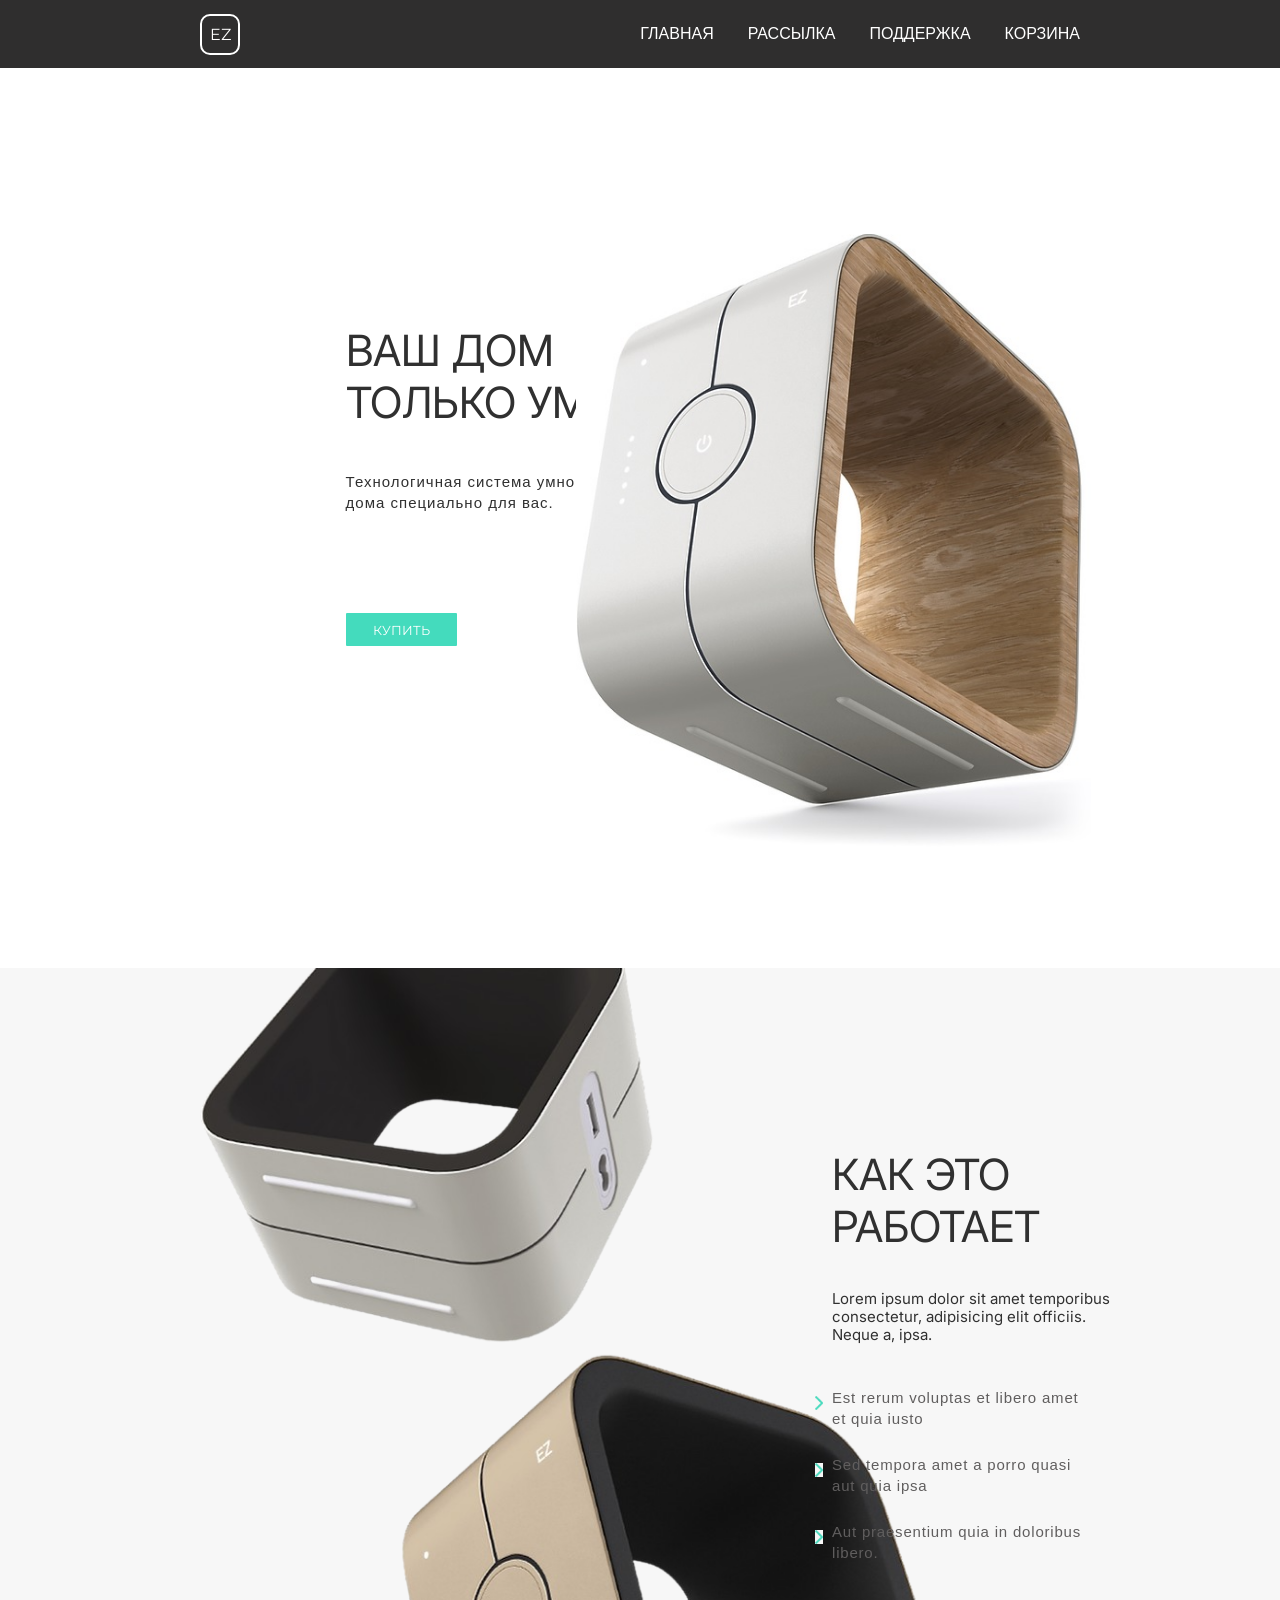
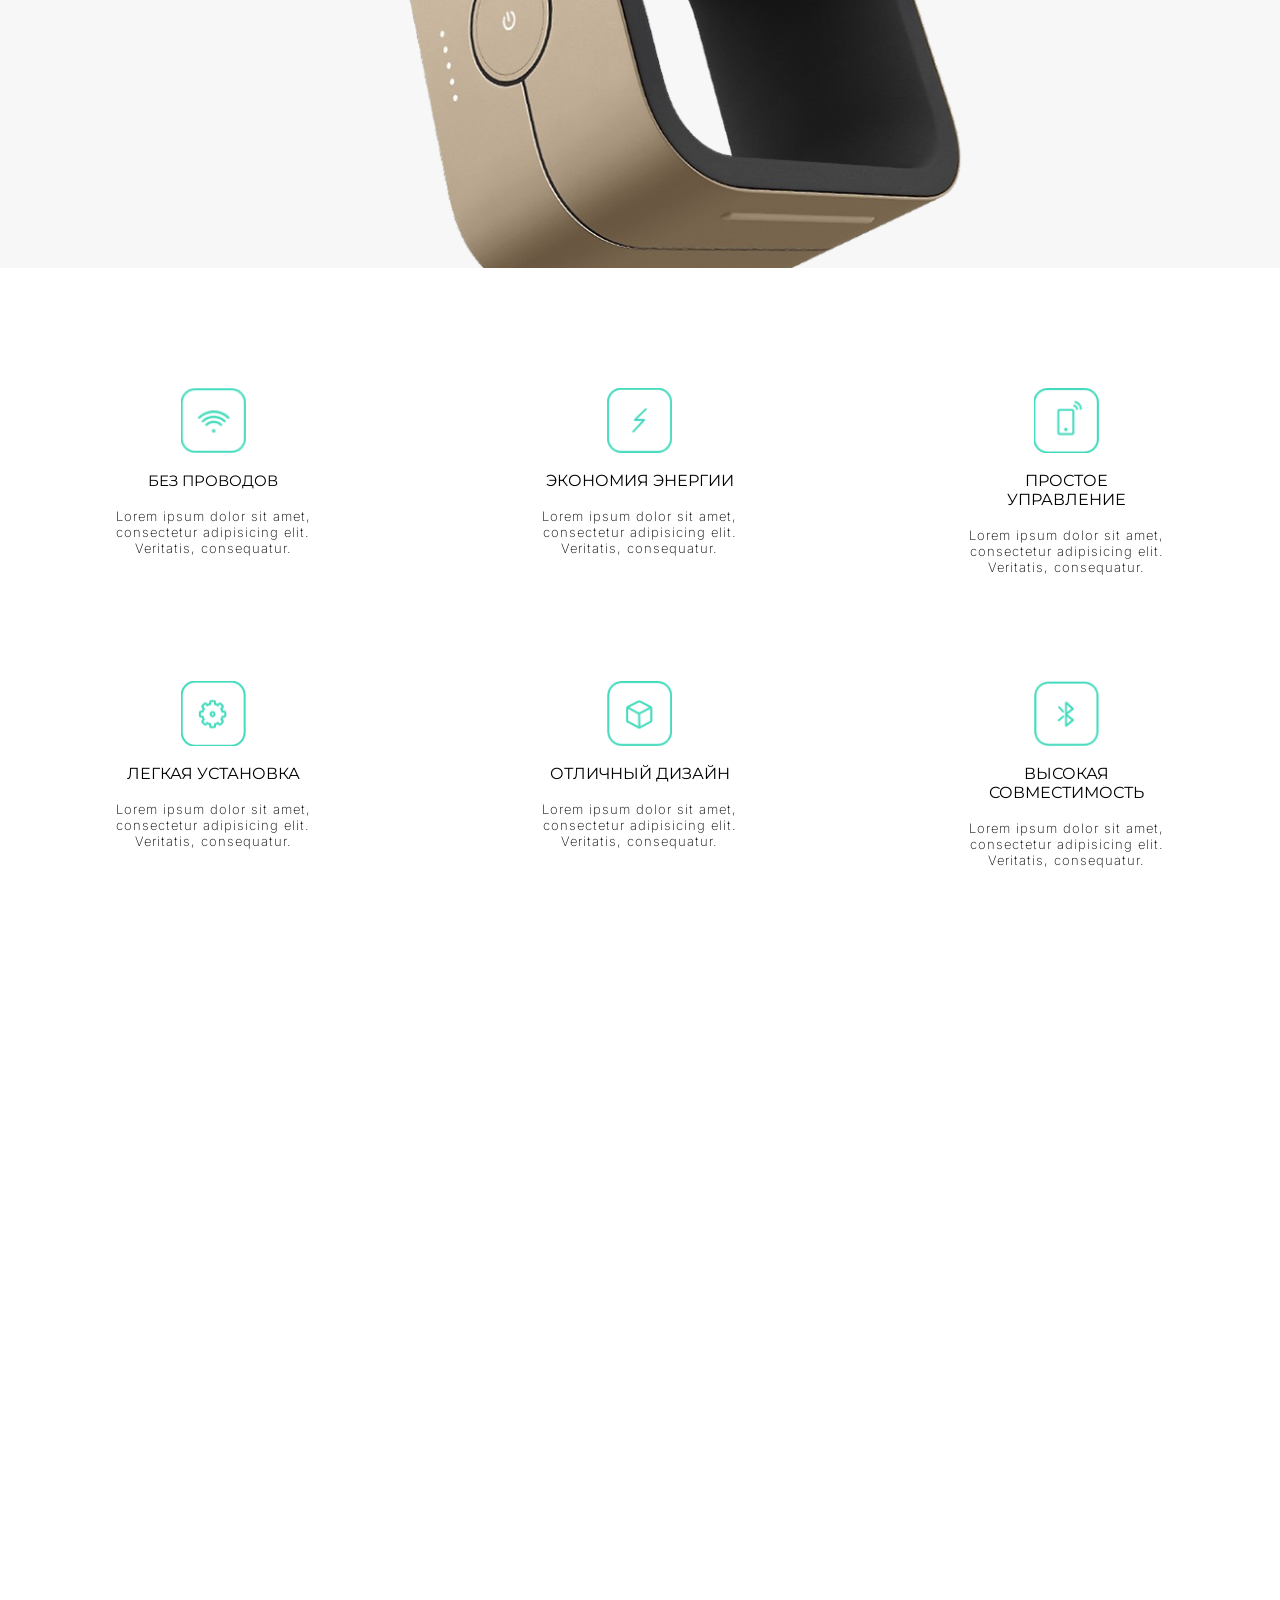
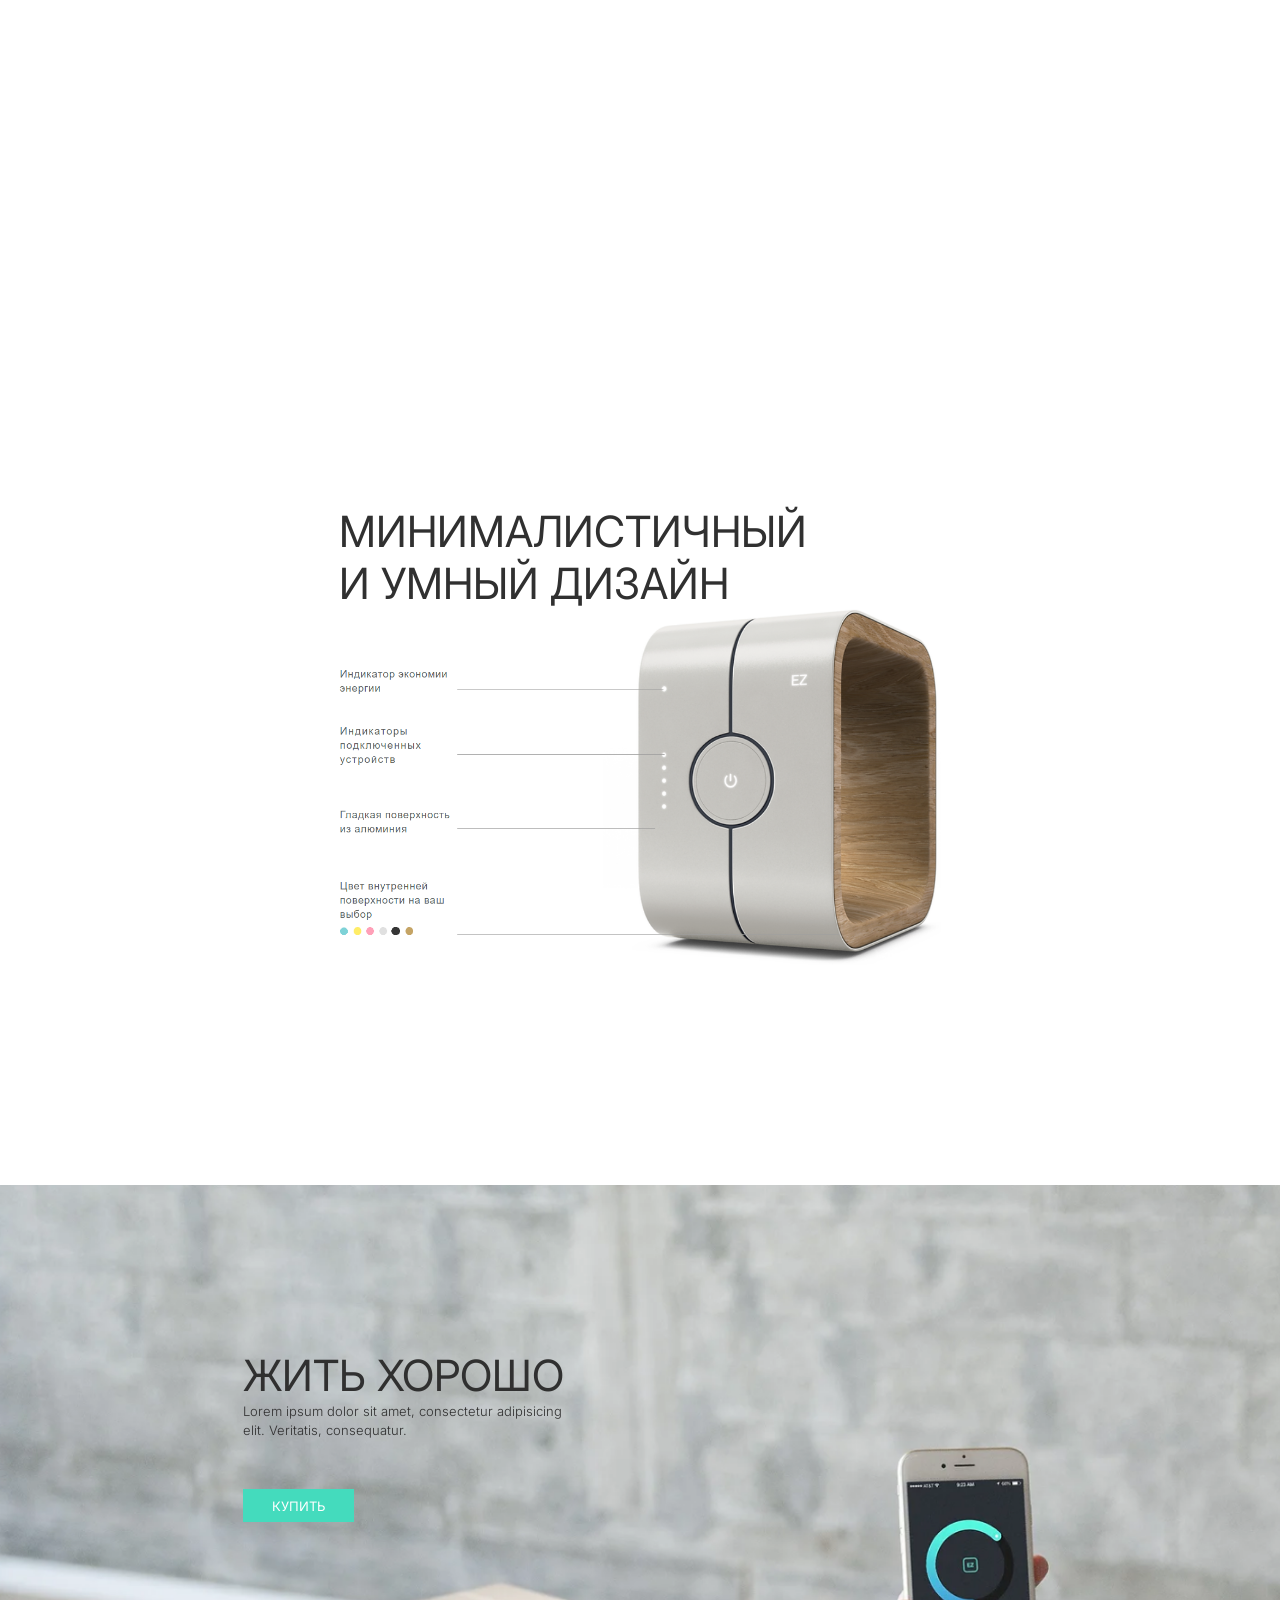
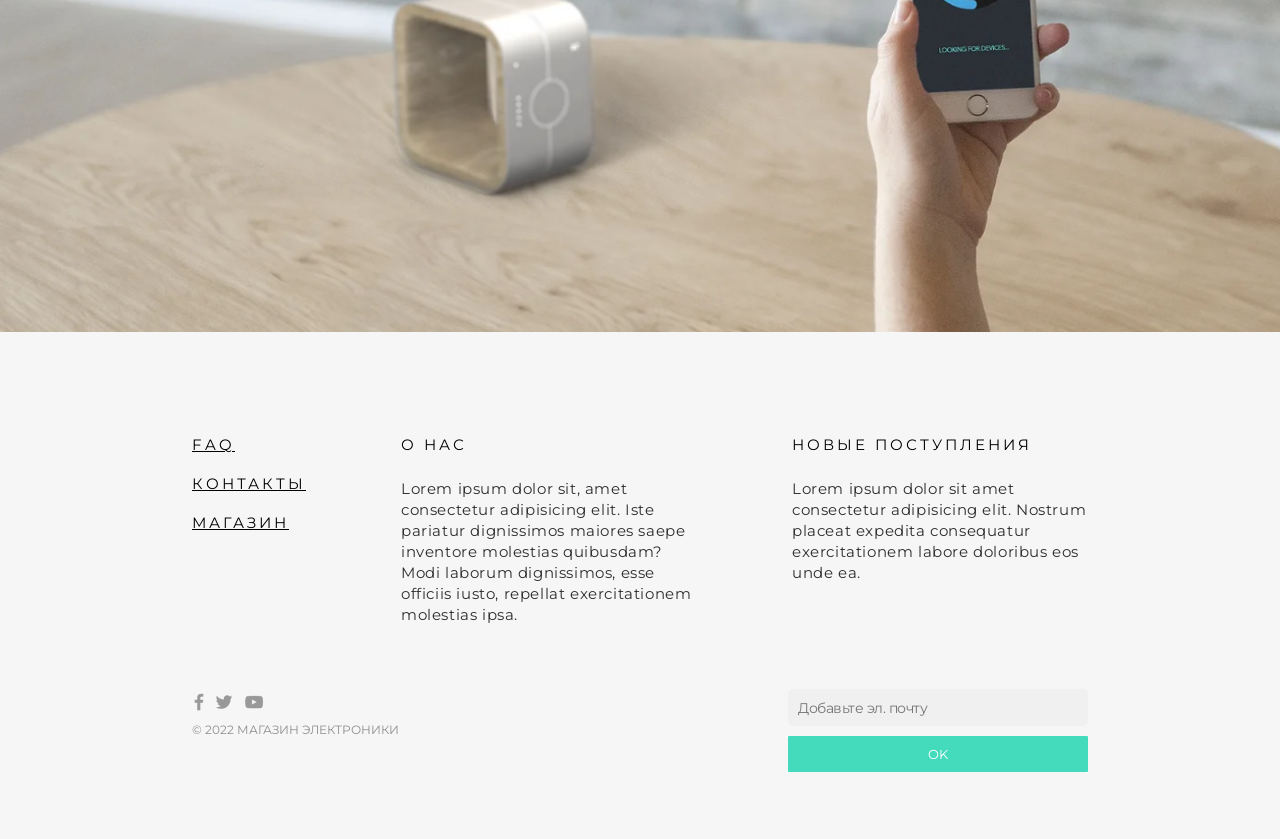
<file: index.html>
<!DOCTYPE html>
<html lang="en">
<head>
  <meta charset="UTF-8">
  <title>Система умный дом</title>
  <link rel="stylesheet" href="sources/style.css">
  <meta name="viewport" content="width=device-width, initial-scale=1.0">
</head>
<body style="">
<!--—————————————————————————————————————————————————————————————————————————-->
    <header>
        <div class="logo">EZ</div>
        <div class="burger-menu" style="">
            <span></span>
        </div>

    <nav class="nav">
        <ul class="nav-list" style="list-style: none;">
            <a class="underline" href="" style="margin-right:var(--a_margin)">ГЛАВНАЯ</a>
            <a class="underline" href="subscribe/index.html" style="margin-right:var(--a_margin)">РАССЫЛКА</a>
            <a class="underline" href="" style="margin-right:var(--a_margin)">ПОДДЕРЖКА</a>
            <a class="underline" href="cart/index.html">КОРЗИНА</a>
        </ul>
    </nav>
    </header>

<!--—————————————————————————————————————————————————————————————————————————-->
    <main>
        <article class="first">
                <div class="text_container">
                    <p class="text" id="fitst_text" style="width: 338px;height: 104px;">ВАШ ДОМ ТОЛЬКО УМНЕЕ</p>
                    <p class="text" style="width: 250px;margin-top:43px;font:var(--font_8);letter-spacing: 1px;">Технологичная система умного дома специально для вас.</p>
                <button class="buy">КУПИТЬ</button>
                </div>
                <img src="sources/img/img1.jpg" alt="EZ" style="position: absolute;/*width: 558px*/;height: 70%;left: 45%;top: 26%;">
        </article>
<!--—————————————————————————————————————————————————————————————————————————-->
        <article class="how_work">
            <div class="how_work_container">
                <p class="text" style="width: 220px;height: 104px;margin-bottom:38px;">КАК ЭТО РАБОТАЕТ</p>
                <p class="text" style="font-size: 15px;width: 287px;height: 54px;line-height: 18px;">Lorem ipsum dolor sit amet temporibus consectetur, adipisicing elit officiis. Neque a, ipsa.</p>

                <ul class="how_work_ul">
                    <li>Est rerum voluptas et libero amet et quia iusto</li>
                    <li>Sed tempora amet a porro quasi aut quia ipsa</li>
                    <li>Aut praesentium quia in doloribus libero.</li>
                </ul>
            </div>
        </article>
<!--—————————————————————————————————————————————————————————————————————————-->
        <article class="about">
            <div class="about_container">
                <div class="about_line1">
                    <div class="about_el1 about_el">
                        <img src="sources/img/icons/icon1.png" alt="" id="el_icons">
                        <p class="text4 about_text"style="font-size: 15px;">БЕЗ ПРОВОДОВ</p>
                        <p class="text4 el_text">Lorem ipsum dolor sit amet, consectetur adipisicing elit. Veritatis, consequatur.</p>
                    </div>
                    <div class="about_el2 about_el">
                        <img src="sources/img/icons/icon2.png" alt="" id="el_icons">
                        <p class="text4 about_text">ЭКОНОМИЯ ЭНЕРГИИ</p>
                        <p class="text4 el_text">Lorem ipsum dolor sit amet, consectetur adipisicing elit. Veritatis, consequatur.</p>
                    </div>
                    <div class="about_el3 about_el">
                        <img src="sources/img/icons/icon3.png" alt="" id="el_icons">
                        <p class="text4 about_text">ПРОСТОЕ УПРАВЛЕНИЕ</p>
                        <p class="text4 el_text">Lorem ipsum dolor sit amet, consectetur adipisicing elit. Veritatis, consequatur.</p>
                    </div>
                </div>
                <div class="about_line2">
                    <div class="about_el4 about_el">
                        <img src="sources/img/icons/icon4.png" alt="" id="el_icons">
                        <p class="text4 about_text">ЛЕГКАЯ УСТАНОВКА</p>
                        <p class="text4 el_text">Lorem ipsum dolor sit amet, consectetur adipisicing elit. Veritatis, consequatur.</p>
                    </div>
                    <div class="about_el5 about_el">
                        <img src="sources/img/icons/icon5.png" alt="" id="el_icons">
                        <p class="text4 about_text">ОТЛИЧНЫЙ ДИЗАЙН</p>
                        <p class="text4 el_text">Lorem ipsum dolor sit amet, consectetur adipisicing elit. Veritatis, consequatur.</p>
                    </div>
                    <div class="about_el6 about_el">
                        <img src="sources/img/icons/icon6.png" alt="" id="el_icons">
                        <p class="text4 about_text">ВЫСОКАЯ СОВМЕСТИМОСТЬ</p>
                        <p class="text4 el_text">Lorem ipsum dolor sit amet, consectetur adipisicing elit. Veritatis, consequatur.</p>
                    </div>
                </div>
            </div>
        </article>

        <article class="img img_block"><span class = "_img">ПРИЯТНЫЕ ИЗГИБЫ</span></article>
<!--—————————————————————————————————————————————————————————————————————————-->
        <article class="design" style= "/*display: flex;*/">
            <div class="design_container" style="/*display: flex;*/">
                <span class="text" id="main_text" style="font-size: 43px;">МИНИМАЛИСТИЧНЫЙ И УМНЫЙ ДИЗАЙН</span>
                <img id="design__img" src="sources/img/img-1.png" style="">
                <img id="mobile_img" src="sources/img/img4.png" style="display: none;">
                    <div class="design_main_container" style="display: none;/*display: flex;*/">
                        <div class="column" style="position: absolute;top: 0px;left:0px;">    
                            <span class="text2" id="design_text1" style="">Индикатор экономии энергии </span>
                            <div class="line1 line" style=""></div>
                            <span class="text2" id="design_text2">Индикаторы подключенных устройств</span>
                            <div class="line2 line"></div>
                            <span class="text2" id="design_text3">Гладкая поверхность из алюминия</span>
                            <div class="line3 line"></div>
                            <span class="text2" id="design_text4">Цвет внутренней поверхности на ваш выбор</span>
                            <div class="line4 line"></div>
                        </div>
                    <img src="sources/img/img5.png" alt="colors" id="colors">
                
                </div>
            </div>
        </article>
<!--—————————————————————————————————————————————————————————————————————————-->
        <article class="last">
            <div class="last_container" >
                <p class="text" style="font-size: 43px;line-height: normal;">ЖИТЬ ХОРОШО</p>
                <span class="text" style="font-size: 13px;font-weight: 300;line-height: normal;margin-top:28px;">Lorem ipsum dolor sit amet, consectetur adipisicing <br> elit. Veritatis, consequatur.</span>
                <a href="#"><div class="buy" style="margin-top:50px;"><span class="buy_">КУПИТЬ</span></div></a>
            </div>
        </article>
    </main>
<!--—————————————————————————————————————————————————————————————————————————-->
    <footer>
        <div class="footer_line1">
            <div class="links">
                <a href="#" class="text3 letter_space">FAQ</a>
                <a href="#" class="text3 letter_space" style="margin-top:20px;margin-bottom:20px;">КОНТАКТЫ</a>
                <a href="#" class="text3 letter_space">МАГАЗИН</a>
            </div>
            <div class="about_us">
                <p class="text3 letter_space">О НАС</p>
                <span class="text3" style="color:#2F2E2E;">Lorem ipsum dolor sit, amet consectetur adipisicing elit. Iste pariatur dignissimos maiores saepe inventore molestias quibusdam? Modi laborum dignissimos, esse officiis iusto, repellat exercitationem molestias ipsa.</span>
            </div>
            <div class="new">
                <p class="text3 letter_space">НОВЫЕ ПОСТУПЛЕНИЯ</p>
                <span class="text3" style="color:#2F2E2E;">Lorem ipsum dolor sit amet consectetur adipisicing elit. Nostrum placeat expedita consequatur exercitationem labore doloribus eos unde ea.</span>
            </div>
        </div>

        <div class="footer_line2">
            <div class="year">
                <div class="icon_links">
                    <a href="#"><img src="sources/img/icons/icon7.png" alt=""></a>
                    <a href="#"><img src="sources/img/icons/icon8.png" alt=""></a>
                    <a href="#"><img src="sources/img/icons/icon9.png" alt="" style="margin-bottom:5px;"></a>
                </div>
                <div class="date">
                    <span class="text3" style="color:#8E8E8E;font-size: 12px;">© 2022 МАГАЗИН ЭЛЕКТРОНИКИ<span class=""></span></span>
                </div>
            </div>
            <div class="form">
                <input type="text" placeholder="Добавьте эл. почту">
                <button>OK</button>
            </div>
        </div>
    </footer>
    <script src="sources/script.js"></script>
</body>
</html>
</file>
<file: sources/style.css>
@import url('https://fonts.googleapis.com/css2?family=Montserrat:ital,wght@0,100;0,200;0,300;0,400;0,500;0,600;0,700;1,100;1,200;1,300&display=swap');
@import url('https://fonts.googleapis.com/css2?family=Inter:wght@100;200;300;400;500;600;700;800;900&display=swap');
*{
   font-family: 'Montserrat', sans-serif;
   margin:0;
   padding:0;
}
*:before,*:after,*{
   box-sizing: border-box;
   
}
a{
   transition: color .5s;
   text-decoration: none;
   color: #fff;
}
:root {
    --color_0: 255,255,255;
    --color_28: 61,217,186;
    --color_1: 255,255,255;
    --color_2: 0,0,0;
    --color_3: 237,28,36;
    --color_4: 0,136,203;
    --color_5: 255,203,5;
    --color_6: 114,114,114;
    --color_7: 176,176,176;
    --color_8: 255,255,255;
    --color_29: 41,145,124;
    --color_9: 114,114,114;
    --color_10: 176,176,176;
    --color_11: 255,255,255;
    --color_12: 204,204,204;
    --color_13: 160,160,159;
    --color_14: 96,94,94;
    --color_15: 47,46,46;
    --color_16: 187,243,232;
    --color_17: 151,231,215;
    --color_18: 68,219,189;
    --color_30: 20,72,62;
    --color_19: 45,146,126;
    --color_20: 23,73,63;
    --color_21: 182,232,227;
    --color_22: 141,209,202;
    --color_23: 65,186,174;
    --color_24: 43,124,116;
    --color_25: 22,62,58;
    --color_26: 184,242,231;
    --color_31: 244,234,177;
    --color_32: 233,219,137;
    --color_33: 222,195,40;
    --color_34: 148,130,27;
    --color_35: 74,65,13;
    --a_margin: 30px;
    --font_0: normal normal normal 16px/1.4em avenir-lt-w01_35-light1475496,avenir-lt-w05_35-light,sans-serif;
    --font_1: normal normal normal 16px/1.4em din-next-w01-light,din-next-w02-light,din-next-w10-light,sans-serif;
    --font_2: normal normal normal 42px/1.4em avenir-lt-w01_35-light1475496,avenir-lt-w05_35-light,sans-serif;
    --font_3: normal normal normal 50px/1.4em avenir-lt-w01_35-light1475496,avenir-lt-w05_35-light,sans-serif;
    --font_4: normal normal normal 42px/1.4em avenir-lt-w01_35-light1475496,avenir-lt-w05_35-light,sans-serif;
    --font_5: normal normal normal 38px/1.4em avenir-lt-w01_35-light1475496,avenir-lt-w05_35-light,sans-serif;
    --font_6: normal normal normal 20px/1.4em avenir-lt-w01_35-light1475496,avenir-lt-w05_35-light,sans-serif;
    --font_7: normal normal normal 15px/1.4em avenir-lt-w01_35-light1475496,avenir-lt-w05_35-light,sans-serif;
    --font_8: normal normal normal 15px/1.4em avenir-lt-w01_35-light1475496,avenir-lt-w05_35-light,sans-serif;
    --font_9: normal normal normal 12px/1.4em avenir-lt-w01_35-light1475496,avenir-lt-w05_35-light,sans-serif;
    --font_10: normal normal normal 12px/1.4em din-next-w01-light,din-next-w02-light,din-next-w10-light,sans-serif;}
a:hover {
   color:#c3bdb5;
   transition: color .3s linear;
}

.underline::after{
   content:' ';
   width: 0%;
   height: 1px;
   background-color: white;
   position: absolute;
   left: 0px;
   bottom: 0px;
   transition: width .2s ease-out;
}

.underline:hover::after{
   width: 100%;  
}

.underline{
   position: relative;
}
#logo_span{
   font-style: normal;
   font-weight: 400;
   font-size: 15px;
   line-height: 18px;
}
@media (min-width: 701px){
.burger-menu{
   display: none;
   cursor: pointer;

}
}
.logo{
   width: 40px;
   height: 41px;
   border:2px solid #fff;
   border-radius: 10px;
   color:#fff;
   text-align: center;
   padding-top:9px;
/*   margin-left:140px;*/
}
header{
   background-color:#2F2E2E;
   display: flex;
   justify-content: space-around;
   height:68px;
   align-items:center;
   position: sticky;
   top: 0;
   left:0;
   z-index: 100;
}
nav{
   display: flex;
   justify-content: space-between;
/*   margin-right:8%;*/
}
nav a{
   font:var(--font_1);
}
@media (max-width:700px) and (min-width:300px){

.burger-menu{
   cursor: pointer;
   display: block !important;
   position: relative;
   height: 20px;
   width: 30px;
}
.burger-menu::before,
.burger-menu::after {
   content: ''; 
   background: #fff; 
   position: absolute; 
   width: 30px; 
   height: 2px; 
}
.burger-menu::before {
   top: 20px; 
}
.burger-menu span { 
   background: #fff;
   position: absolute; 
   width: 30px;
   top: 50%;
   height: 2px; 
}
.burger-menu::after {
    bottom: 20px; 
}
.nav-list a{
   margin:0 !important;
}
nav{
   display: none;
   border:1px solid #fff;
   position: absolute;
   top: 0;
   right: -50%;
   width: 50vw;
   height: 100vh;
   background-color: #2F2E2E;
   padding:20px 10px;
   justify-content: flex-end;
   transition:block .5s ease,right .5s ease;
}
.nav-list{
   display: flex;
   flex-direction: column;
   text-align: right;
   align-items: flex-end;
   gap:30px;
}
.nav-active{
   right:0px;
   transition:block .5s ease,right .5s ease;
}
.text_container{
   position: static !important;
}
.text_container p{
   font-size: 2em;
   margin:0 !important;
   width: 100%;
   position: static !important;
}
.text_container button{
   display: none;
}
.first img{
   position: static !important;
   height:auto !important;
   max-width: 75vw !important;
}
.first,.how_work{
   padding:0px 5%;
}
.first{
   height:82vh !important;
}
.how_work{
   background-image: none !important;
   height:auto !important;
   padding:5%;
}
.how_work_container{
   position: static !important;
}
li{
   margin-left:20px;
}
.about_line1,.about_line2{
   align-content:center !important;
   flex-wrap:wrap !important;
   flex-direction: column !important;
}
.about_line1 img,.about_line2 img{
   margin:0 !important;

}
.about_line1{
   margin:0 !important;
   margin-bottom:10px !important;
}
.about_el{
   height:156px !important;
}
.el_text{
   margin-top:14px !important;
}
.about{
   height:auto !important;
   padding:10% 0;
}
.last_container{
   width:300px !important;
}
#main_text{
   width: 95vw !important;
   display: block !important;
   height:auto !important;
   font-size: 2em !important;
   line-height: normal !important;
}
#design__img{
   display: none !important;
}

.design_main_container{
   display:block !important;
   width: 30% !important;
   height: 36vh !important;
}
.design_container,.design{
   display:block !important;
}
.design{
   height: auto !important;
}
.design_container{
   height:auto !important;
   padding:5%;
}
#design_text1,#design_text2,#design_text3,#design_text4{
   width: auto !important;
}
.column{
   flex-wrap: nowrap !important;
   flex-direction: column !important;
   gap:0px !important;
   width: 95vw !important;
   height:auto !important;
}
.line{
   margin-bottom:15px;
}
.line4{
   display: none !important;
}
#colors{
   display: none;
}
#mobile_img{
   display: block !important;
   width: 95vw;
}
.links{
   flex-direction:row !important;
}
a.letter_space{
   margin:0 !important;
}
.links{
   gap:20px !important;
}
.footer_line1{
   flex-wrap: wrap !important;
   margin-bottom:20px !important;
}
.footer_line2{
   flex-direction: column-reverse !important;
}
footer{
   display:block !important;
   height: auto !important;
   padding-left:4% !important;
}
.icon_links{
   display: flex;
   justify-content: space-around;
   margin-top:20px;
}
.date{
   text-align: center;
}
.new p,.about_us p{
   margin-top:30px !important;
}
button,input{
   width: 70vw !important;
}
}

@media (max-width:380px){
   #main_text{
      font-size:1.5em !important;
   }
   #fitst_text{
      font-size: 1.5em;
      width: 90vw !important;
   }
}
/*------------------------------------------------*/
.first,.how_work{
   width: 100%;
   height: 100vh;
}
.text{
font-family: 'Inter';
font-style: normal;
font-weight: 400;
font-size: 43px;
line-height: 52px;
color: #303030;
}
.buy{
   background-color: #44DBBD;
   width: 111px;
   height: 33px;
   margin-top: 100px;
   display: flex;
   justify-content: center;
   align-items: center;
}
.buy:hover{
   background-color: #fff !important;
}
.buy_:hover{
   transition: color .2s;
   color: #333;
}
.buy_{
   font-family: 'Inter';
   font-style: normal;
   font-weight: 400;
   font-size: 13px;
   line-height: 16px;
   color: #fff;

}
.design{
   display: flex;
   align-items: center;
   justify-content: center;
}
.text_container{
   position: absolute;
   top: 36%;
   left: 27%;
}
/*//////////////////////////////////////////*/
.how_work{
   background-color: rgb(247,247,247);
   background-image: url(img/img2.png);
   background-size: cover;
   position: relative;
}
.how_work_container{
   position: absolute;
   top: 20%;
   left: 65%;
}
.element-active{
   opacity: 1 !important;
   transition: opacity 1s ease;
}
.element-active:nth-child(1){transition-delay:.4s;}
.element-active:nth-child(2){transition-delay:.8s;}
.element-active:nth-child(3){transition-delay:1.2s;}
span{
   line-height: 1.4em;
}

.how_work_ul{
   list-style: none;
   display: flex;
   flex-direction: column;
   justify-content: space-between;
   gap:25px;
   margin-top: 15%;
}
.how_work_ul li:before{
   position: absolute;
   content: '';
   background-image: url(img/right.png);
   background-size: cover;
   width: 8px;
   top: 9px;
   left: -17px;
   height: 14px;
}
.how_work_ul li{
   opacity: 0;
   position: relative;
   letter-spacing: .8px;
   font:var(--font_7);
   display: flex;
   color: rgb(var(--color_14));
   gap:5px;
   width:251px;
}
.how_work_ul img{
   height:12px;
   object-fit: cover;
}
/*/////////////////////////////////////////*/

.about{
   height: 750px;
   width: 100%;
}
.img{
   box-sizing: border-box;
   width: 100%;
   height: 867px;
   background-image: url(img/img3.png);
   background-attachment: fixed;
   background-size:cover;
   background-repeat: no-repeat;
   display: flex;
   align-items: center;
   justify-content: center;
}
._img{
   transition: 1.5s ease;
   opacity: 0;
}
.element-show{
   opacity: 1;
}

.buy:hover ._buy{
   color:#000;
}
.img span{
   color: #fff;
   font-family: 'Inter';
   font-style: normal;
   font-weight: 400;
   font-size: 42px;
   line-height: 51px;
}
.design_container{
   display: flex;
   justify-content: center;
   flex-direction: column;
   height:100%;
   width: 47%;
}
.column{
   z-index: 1;
   display: flex;
   flex-direction: row;
   flex-wrap: wrap;
   width: 531px;
   justify-content: space-between;
   gap: 36px;
   align-items: center;
}
.design{
   height: 100vh;
   width: 100%;
}
#main_text{
   width: 500px;
   height: 104px;
   font-size: 43px;
   line-height: 52px;
}
#design__img{
}
.design_main_container{
   position: relative;
}
.text2{
   font-family: 'Inter';
   font-style: normal;
   font-weight: 300;
   font-size: 15px;
   line-height: 18px;
   letter-spacing: 0.09em;
   color: #2F2E2E;
}
#design_text1{
   width: 185px;
   height: 36px;
}
#design_text2{
   width: 172px;
   height: 54px;
}
#design_text3{
   width: 179px;
   height: 54px;
}
#design_text4{
   width: 179px;
   height: 54px;
}
.line1{
   width: 305px;
   height: 0px;
   border-bottom: 1px solid #8E8E8E;
}
.line2{
   width: 305px;
   height: 0px;
   border-bottom: 1px solid #8E8E8E;
}
.line3{
   width: 305px;
   height: 0px;
   border-bottom: 1px solid #8E8E8E;
}
.line4{
   width: 305px;
   height: 0px;
   border-bottom: 1px solid #8E8E8E;
}
#colors{
   width: 107px;
   height: 10px;
}
.last{
   width: 100%;
   height: 83vh;
   background-image: url(img/img6.png);
   background-size:cover;
   background-repeat: no-repeat;
   position: relative;
}
.last_container{
   position: absolute;
   top: 22%;
   left: 19%;
   width: 410px;
   height: 190px;
}
.text3{
   letter-spacing: 22%;
   color: #000;
   font-size: 15px;
}
.letter_space{
   letter-spacing: 3px;
}
.links a{
   text-decoration: underline;
}
input{
   border: 0px solid #fff;
   background-color: #f0f0f0;
   width: 300px;
   height: 37px;
   font-size: 14px;
   border-radius: 5px;
   padding-left: 10px;
   box-sizing: border-box;
   letter-spacing: -0.5px;
   margin-bottom: 10px;
}
input:focus{
   outline: 1px solid #44DBBD;
}
button{
   width: 300px;
   height: 36px;
   background-color: #44DBBD;
   border: 0px;
   border-radius: 1px;
   color: #fff;
   font-size: 13px;
   outline: none;
}
button:hover, .buy:hover{
   transition: color .2s linear,background-color .2s linear,outline .2s linear;
   background-color: #F6F6F6;
   outline: 2px solid #44DBBD;
   color: #000;
}
footer{
   background-color: #F6F6F6;
   display: flex;
   flex-direction:column;
   box-sizing: border-box;
   align-items: center;
   padding-top: 103px;
   height: 507px;
}
.footer_line1{
   margin-bottom: 65px;
}
.footer_line1,.footer_line2{
   width: 70vw;
   display: flex;
   justify-content: space-between;
}
.form{
   display: flex;
   flex-direction: column;
}
.links{
   display: flex;
   flex-direction: column;
}
.about_us p,.new p{
   margin-bottom: 24px;
}
.about_us span,.new span{
   display: inline-block;
   width: 296px;
   height: 127px;
   letter-spacing: .6px;
}
#el_icons{
   width: 65px;
   height: 65px;
}
.about_container{
   display: flex;
   flex-direction: column;
}
.el_text{
   width: 202px;
   height: 49px;
   margin-top: 18px;

   font-family: 'Inter';
   font-style: normal;
   font-weight: 200;
   font-size: 13px;
   line-height: 16px;
   text-align: center;
   letter-spacing: 1px;
}
.about_el img{
   margin-bottom: 18px;
}
.about_el{
   width: 202px;
   height: 173px;
   display: flex;
   flex-direction: column;
   align-items: center;
   text-align: center;
}

.about_line1{
   margin-top: 120px;
   margin-bottom: 120px;
}
.about_line1,.about_line2{
   display: flex;
   justify-content: space-around;
}
</file>
